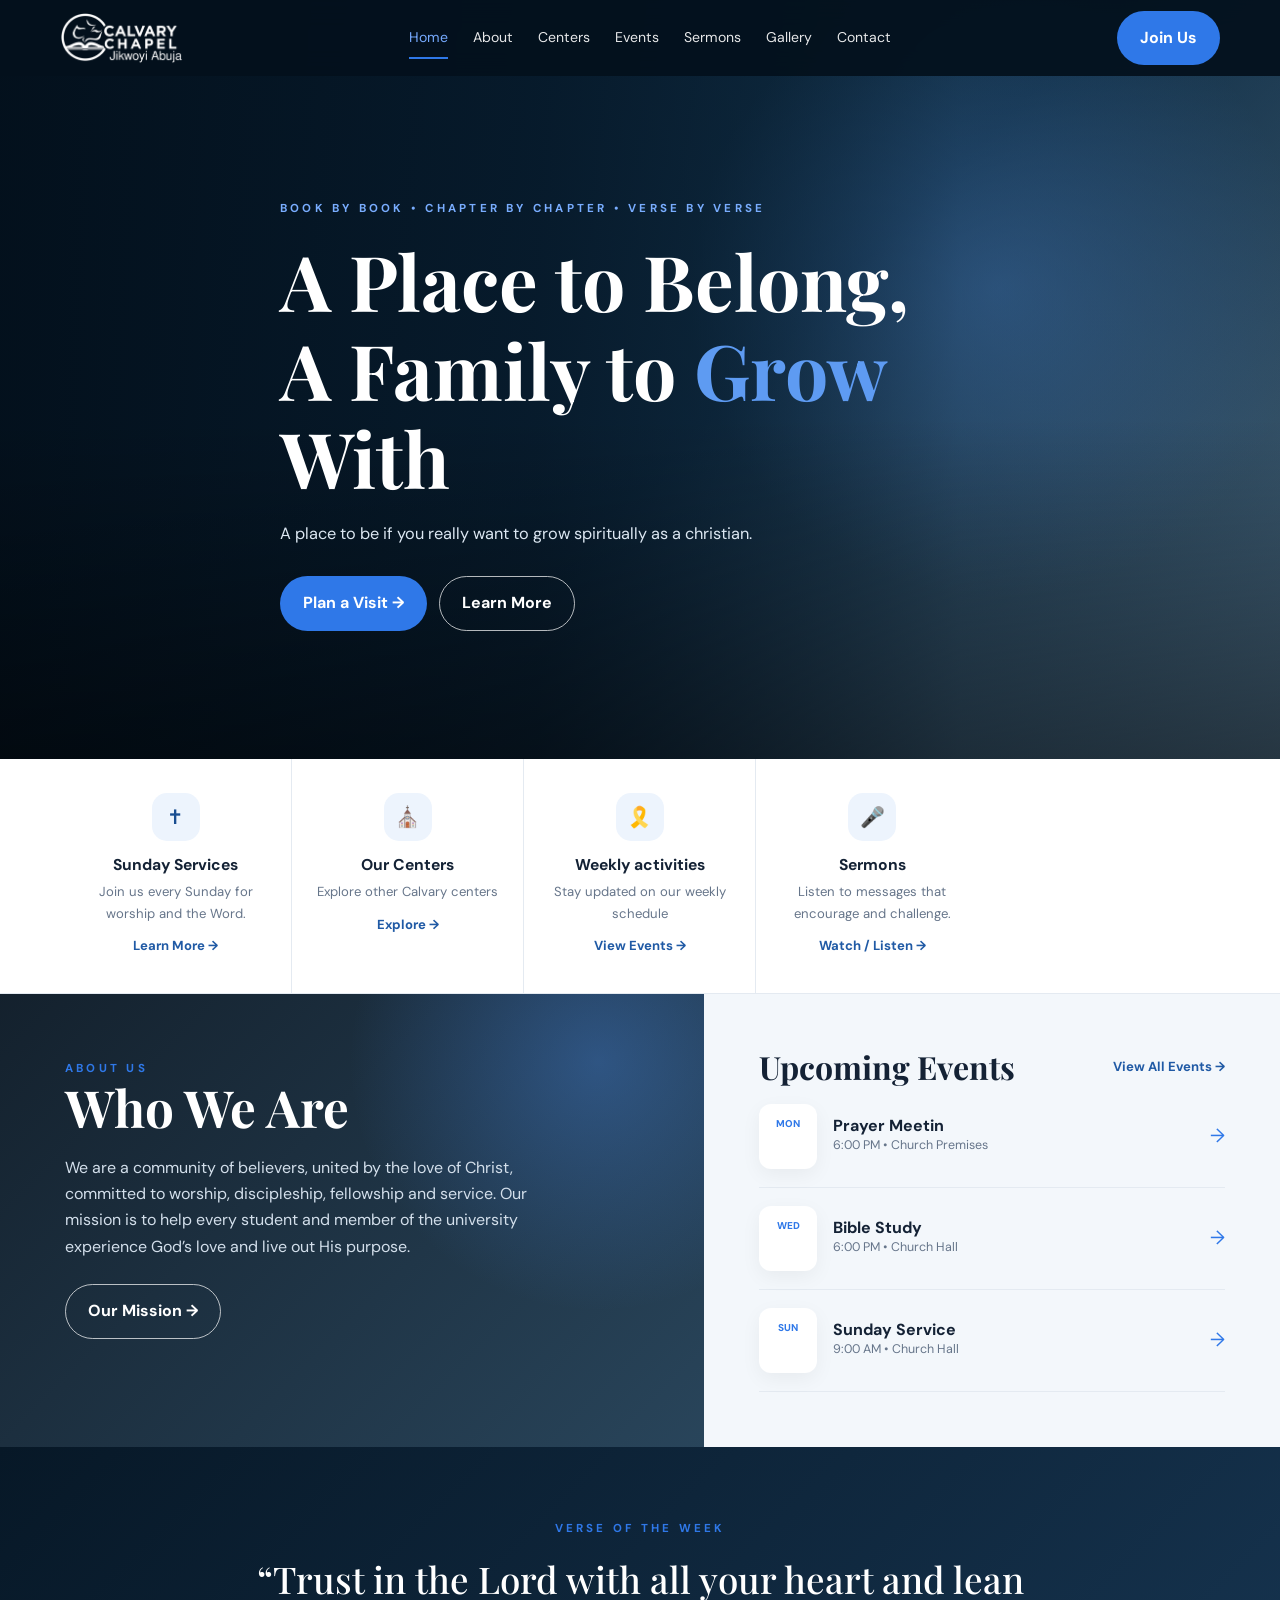
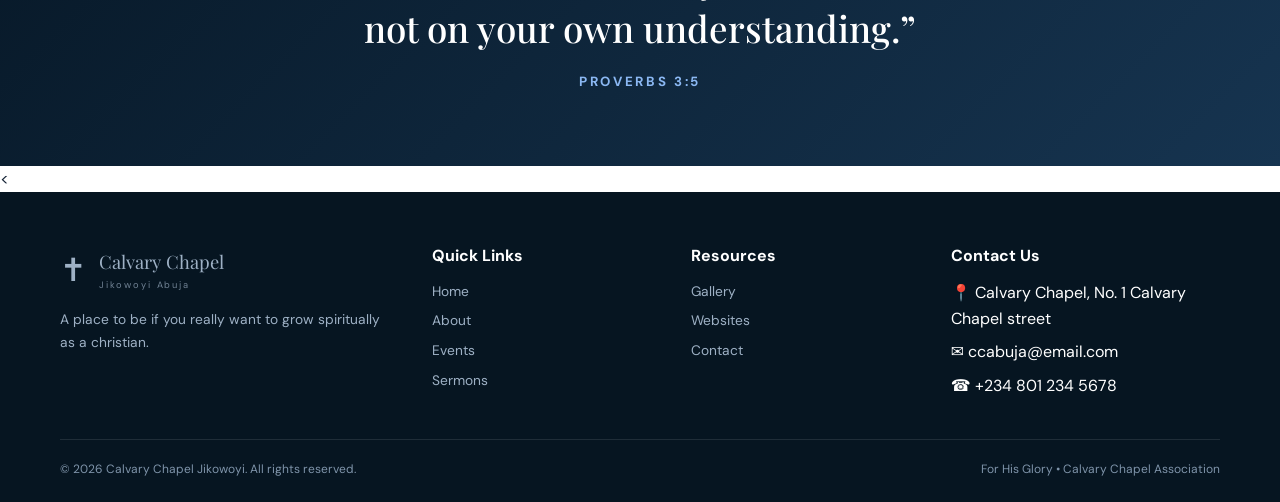
<file: index.html>
<!DOCTYPE html>
<html lang="en">
<head>
  <meta charset="UTF-8">
  <meta name="viewport" content="width=device-width, initial-scale=1.0">
  <meta name="description" content="Study the Bible book by book, chapter by chapter, verse by verse — Calvary Chapel">
  <title>Home | Calvary Chapel Jikowoyi</title>
  <link rel="preconnect" href="https://fonts.googleapis.com">
  <link rel="preconnect" href="https://fonts.gstatic.com" crossorigin>
  <link rel="stylesheet" href="https://fonts.googleapis.com/css2?family=DM+Sans:wght@400;500;600;700&family=Playfair+Display:wght@500;600;700&display=swap">
  <link rel="stylesheet" href="css/styles.css">
  <script>document.documentElement.classList.add("js")</script>
  <script src="js/script.js" defer></script>
</head>
<body>
<header class="site-header">
  <div class="container nav">
    <a class="brand" href="index.html"><img class="brand-logo" src="images/church-logo.png" alt="Calvary Chapel Jikowoyi — home"></a>
    <nav class="nav-links" id="site-nav" aria-label="Main">
      <a href="index.html" aria-current="page">Home</a>
      <a href="about.html">About</a>
      <a href="centers.html">Centers</a>
      <a href="events.html">Events</a>
      <a href="sermons.html">Sermons</a>
      <a href="gallery.html">Gallery</a>
      <a href="contact.html">Contact</a>
    </nav>
    <div class="nav-actions"><a class="btn btn-primary" href="contact.html">Join Us</a><button class="menu-toggle" type="button" aria-label="Toggle menu" aria-expanded="false" aria-controls="site-nav">☰</button></div>
  </div>
</header>

<main>
<section class="hero">
 <div class="container hero-inner reveal">
  <div class="eyebrow">Book by Book • Chapter by Chapter • Verse by Verse</div>
  <h1>A Place to Belong,<br>A Family to <span>Grow</span> With</h1>
  <p>A place to be if you really want to grow spiritually as a christian.</p>
  <div class="hero-actions"><a class="btn btn-primary" href="contact.html">Plan a Visit →</a><a class="btn btn-outline" href="about.html">Learn More</a></div>
 </div>
</section>
<section class="feature-strip"><div class="container feature-grid">
 <div class="feature"><div class="icon" aria-hidden="true">✝</div><h3>Sunday Services</h3><p>Join us every Sunday for worship and the Word.</p><a class="link" href="events.html">Learn More →</a></div>
 <div class="feature"><div class="icon" aria-hidden="true">⛪</div><h3>Our Centers</h3><p>Explore other Calvary centers</p><a class="link" href="centers.html">Explore →</a></div>
 <div class="feature"><div class="icon" aria-hidden="true">🎗️</div><h3>Weekly activities</h3><p>Stay updated on our weekly schedule</p><a class="link" href="events.html">View Events →</a></div>
 <div class="feature"><div class="icon" aria-hidden="true">🎤</div><h3>Sermons</h3><p>Listen to messages that encourage and challenge.</p><a class="link" href="sermons.html">Watch / Listen →</a></div>
</div></section>
<section class="split">
 <div class="about-card reveal"><div class="eyebrow">About Us</div><h2>Who We Are</h2><p>We are a community of believers, united by the love of Christ, committed to worship, discipleship, fellowship and service. Our mission is to help every student and member of the university experience God’s love and live out His purpose.</p><a class="btn btn-outline" href="about.html">Our Mission →</a></div>
 <div class="events-card reveal">
  <div class="events-head"><h2>Upcoming Events</h2><a class="link" href="events.html">View All Events →</a></div>
 <div class="event-row"><div class="event-date"><small>MON</small><strong></strong></div><div class="event-info"><h3>Prayer Meetin</h3><p>6:00 PM • Church Premises</p></div><span class="arrow" aria-hidden="true">→</span></div>
 <div class="event-row"><div class="event-date"><small>WED</small><strong></strong></div><div class="event-info"><h3>Bible Study </h3><p>6:00 PM • Church Hall</p></div><span class="arrow" aria-hidden="true">→</span></div>
 <div class="event-row"><div class="event-date"><small>SUN</small><strong></strong></div><div class="event-info"><h3>Sunday Service </h3><p>9:00 AM • Church Hall</p></div><span class="arrow" aria-hidden="true">→</span></div>
 </div>
</section>
<section class="quote-section"><div class="eyebrow">Verse of the Week</div><p>“Trust in the Lord with all your heart and lean not on your own understanding.”</p><small>PROVERBS 3:5</small></section>
</main>

<<footer class="footer">
  <div class="container footer-grid">
    <div>
      <a class="brand" href="index.html"><div class="brand-mark" aria-hidden="true">✝</div><div><div class="brand-title">Calvary Chapel</div><div class="brand-sub">Jikowoyi Abuja</div></div></a>
      <p class="footer-about">A place to be if you really want to grow spiritually as a christian.</p>
    </div>
    <div><h4>Quick Links</h4><div class="footer-links"><a href="index.html">Home</a><a href="about.html">About</a><a href="events.html">Events</a><a href="sermons.html">Sermons</a></div></div>
    <div><h4>Resources</h4><div class="footer-links"><a href="gallery.html">Gallery</a><a href="centers.html">Websites</a><a href="contact.html">Contact</a><a href="contact.html"></a></div></div>
    <div><h4>Contact Us</h4><div class="footer-links"><span>📍 Calvary Chapel, No. 1 Calvary Chapel street</span><span>✉ ccabuja@email.com</span><span>☎ +234 801 234 5678</span></div></div>
  </div>
  <div class="container footer-bottom"><span>© <span data-year></span> Calvary Chapel Jikowoyi. All rights reserved.</span><span>For His Glory • Calvary Chapel Association</span></div>
</footer>
<div class="notice" role="status" aria-live="polite"></div>
</body>
</html>
</file>
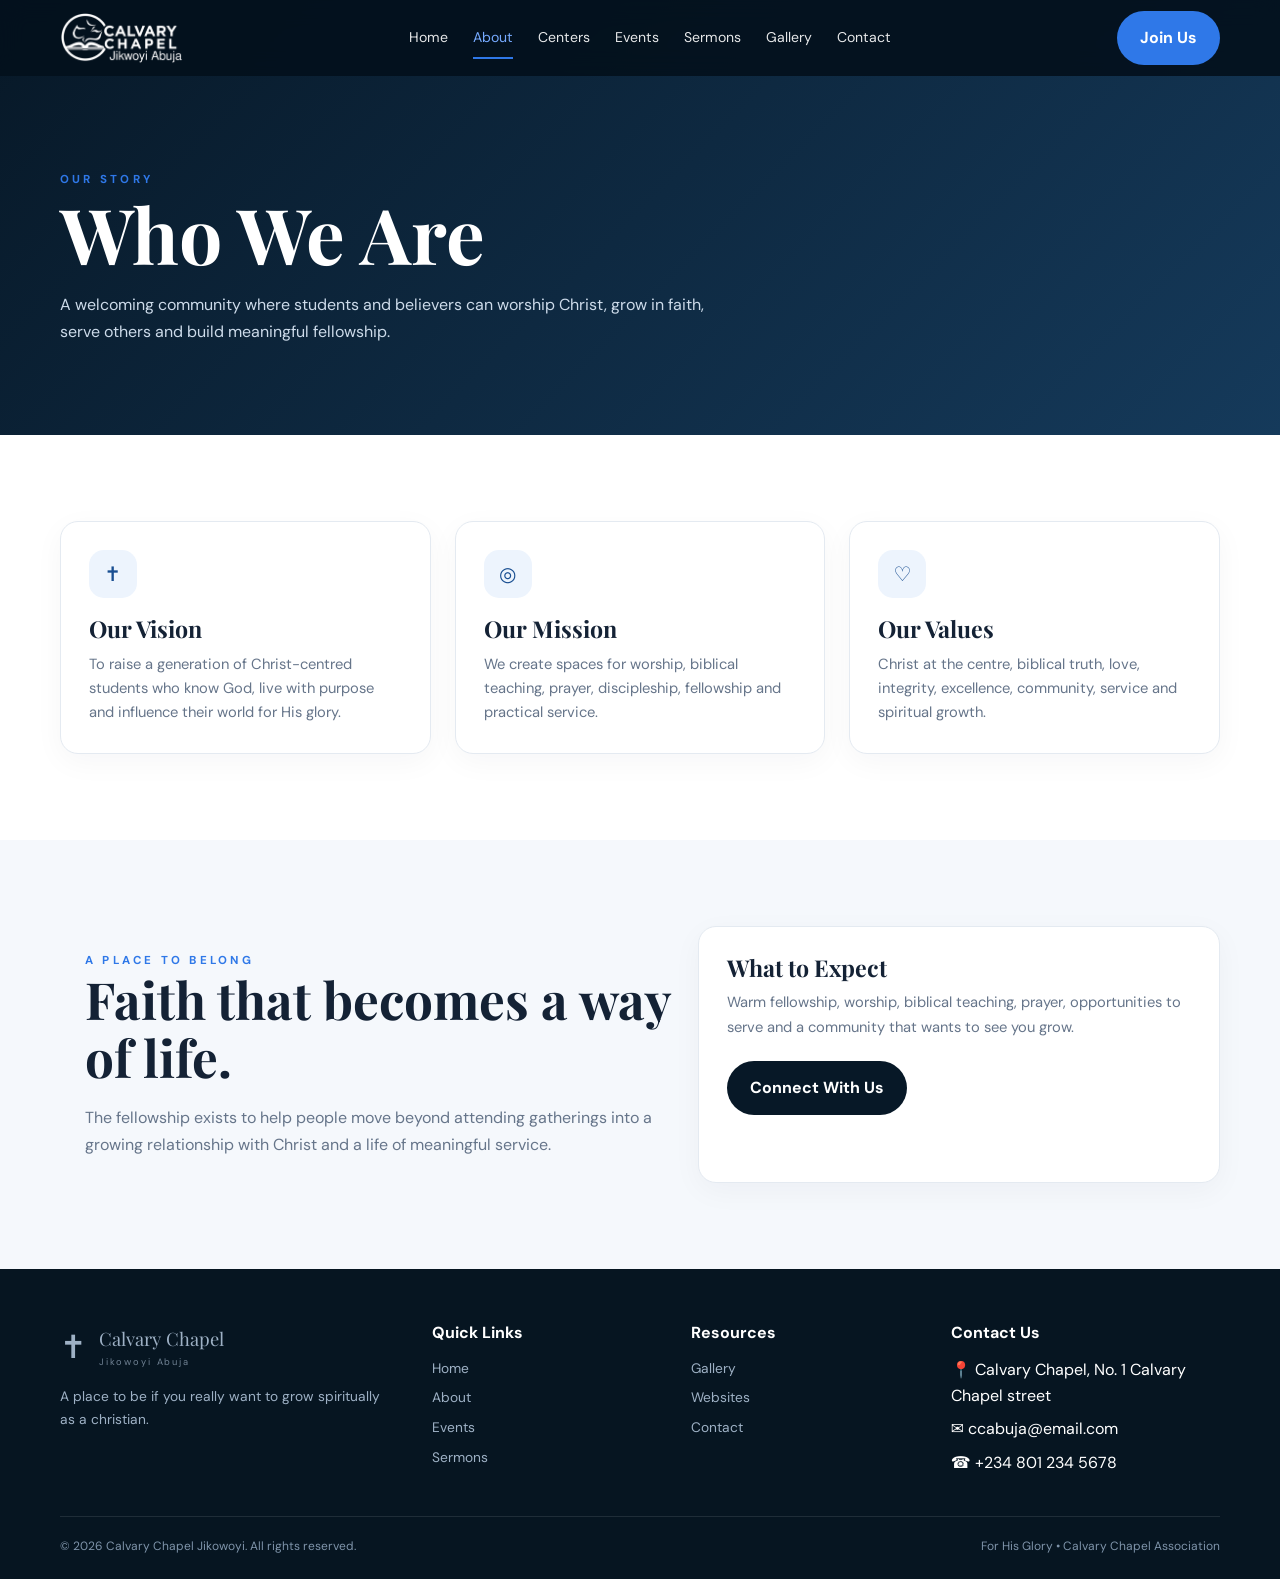
<file: about.html>
<!DOCTYPE html>
<html lang="en">
<head>
  <meta charset="UTF-8">
  <meta name="viewport" content="width=device-width, initial-scale=1.0">
  <meta name="description" content="Study the Bible book by book, chapter by chapter, verse by verse — Calvary Chapel">
  <title>Home | Calvary Chapel Jikowoyi</title>
  <link rel="preconnect" href="https://fonts.googleapis.com">
  <link rel="preconnect" href="https://fonts.gstatic.com" crossorigin>
  <link rel="stylesheet" href="https://fonts.googleapis.com/css2?family=DM+Sans:wght@400;500;600;700&family=Playfair+Display:wght@500;600;700&display=swap">
  <link rel="stylesheet" href="css/styles.css">
  <script>document.documentElement.classList.add("js")</script>
  <script src="js/script.js" defer></script>
</head>
<body>
<header class="site-header">
  <div class="container nav">
    <a class="brand" href="index.html"><img class="brand-logo" src="images/church-logo.png" alt="Calvary Chapel Jikowoyi — home"></a>
    <nav class="nav-links" id="site-nav" aria-label="Main">
      <a href="index.html">Home</a>
      <a href="about.html" aria-current="page">About</a>
      <a href="centers.html">Centers</a>
      <a href="events.html">Events</a>
      <a href="sermons.html">Sermons</a>
      <a href="gallery.html">Gallery</a>
      <a href="contact.html">Contact</a>
    </nav>
    <div class="nav-actions"><a class="btn btn-primary" href="contact.html">Join Us</a><button class="menu-toggle" type="button" aria-label="Toggle menu" aria-expanded="false" aria-controls="site-nav">☰</button></div>
  </div>
</header>

<main>
<section class="page-hero"><div class="container"><div class="eyebrow">Our Story</div><h1>Who We Are</h1><p>A welcoming community where students and believers can worship Christ, grow in faith, serve others and build meaningful fellowship.</p></div></section>
<section class="section"><div class="container cards">
 <article class="card reveal"><div class="icon" aria-hidden="true">✝</div><h3>Our Vision</h3><p>To raise a generation of Christ-centred students who know God, live with purpose and influence their world for His glory.</p></article>
 <article class="card reveal"><div class="icon" aria-hidden="true">◎</div><h3>Our Mission</h3><p>We create spaces for worship, biblical teaching, prayer, discipleship, fellowship and practical service.</p></article>
 <article class="card reveal"><div class="icon" aria-hidden="true">♡</div><h3>Our Values</h3><p>Christ at the centre, biblical truth, love, integrity, excellence, community, service and spiritual growth.</p></article>
</div></section>
<section class="section section-light"><div class="container split">
 <div class="split-text"><div class="eyebrow">A Place to Belong</div><h2>Faith that becomes a way of life.</h2><p>The fellowship exists to help people move beyond attending gatherings into a growing relationship with Christ and a life of meaningful service.</p></div>
 <div class="card"><h3>What to Expect</h3><p>Warm fellowship, worship, biblical teaching, prayer, opportunities to serve and a community that wants to see you grow.</p><a class="btn btn-dark" href="contact.html">Connect With Us</a></div>
</div></section>
</main>

<footer class="footer">
  <div class="container footer-grid">
    <div>
      <a class="brand" href="index.html"><div class="brand-mark" aria-hidden="true">✝</div><div><div class="brand-title">Calvary Chapel</div><div class="brand-sub">Jikowoyi Abuja</div></div></a>
      <p class="footer-about">A place to be if you really want to grow spiritually as a christian.</p>
    </div>
    <div><h4>Quick Links</h4><div class="footer-links"><a href="index.html">Home</a><a href="about.html">About</a><a href="events.html">Events</a><a href="sermons.html">Sermons</a></div></div>
    <div><h4>Resources</h4><div class="footer-links"><a href="gallery.html">Gallery</a><a href="centers.html">Websites</a><a href="contact.html">Contact</a><a href="contact.html"></a></div></div>
    <div><h4>Contact Us</h4><div class="footer-links"><span>📍 Calvary Chapel, No. 1 Calvary Chapel street</span><span>✉ ccabuja@email.com</span><span>☎ +234 801 234 5678</span></div></div>
  </div>
  <div class="container footer-bottom"><span>© <span data-year></span> Calvary Chapel Jikowoyi. All rights reserved.</span><span>For His Glory • Calvary Chapel Association</span></div>
</footer>
<div class="notice" role="status" aria-live="polite"></div>
</body>
</html>
</file>
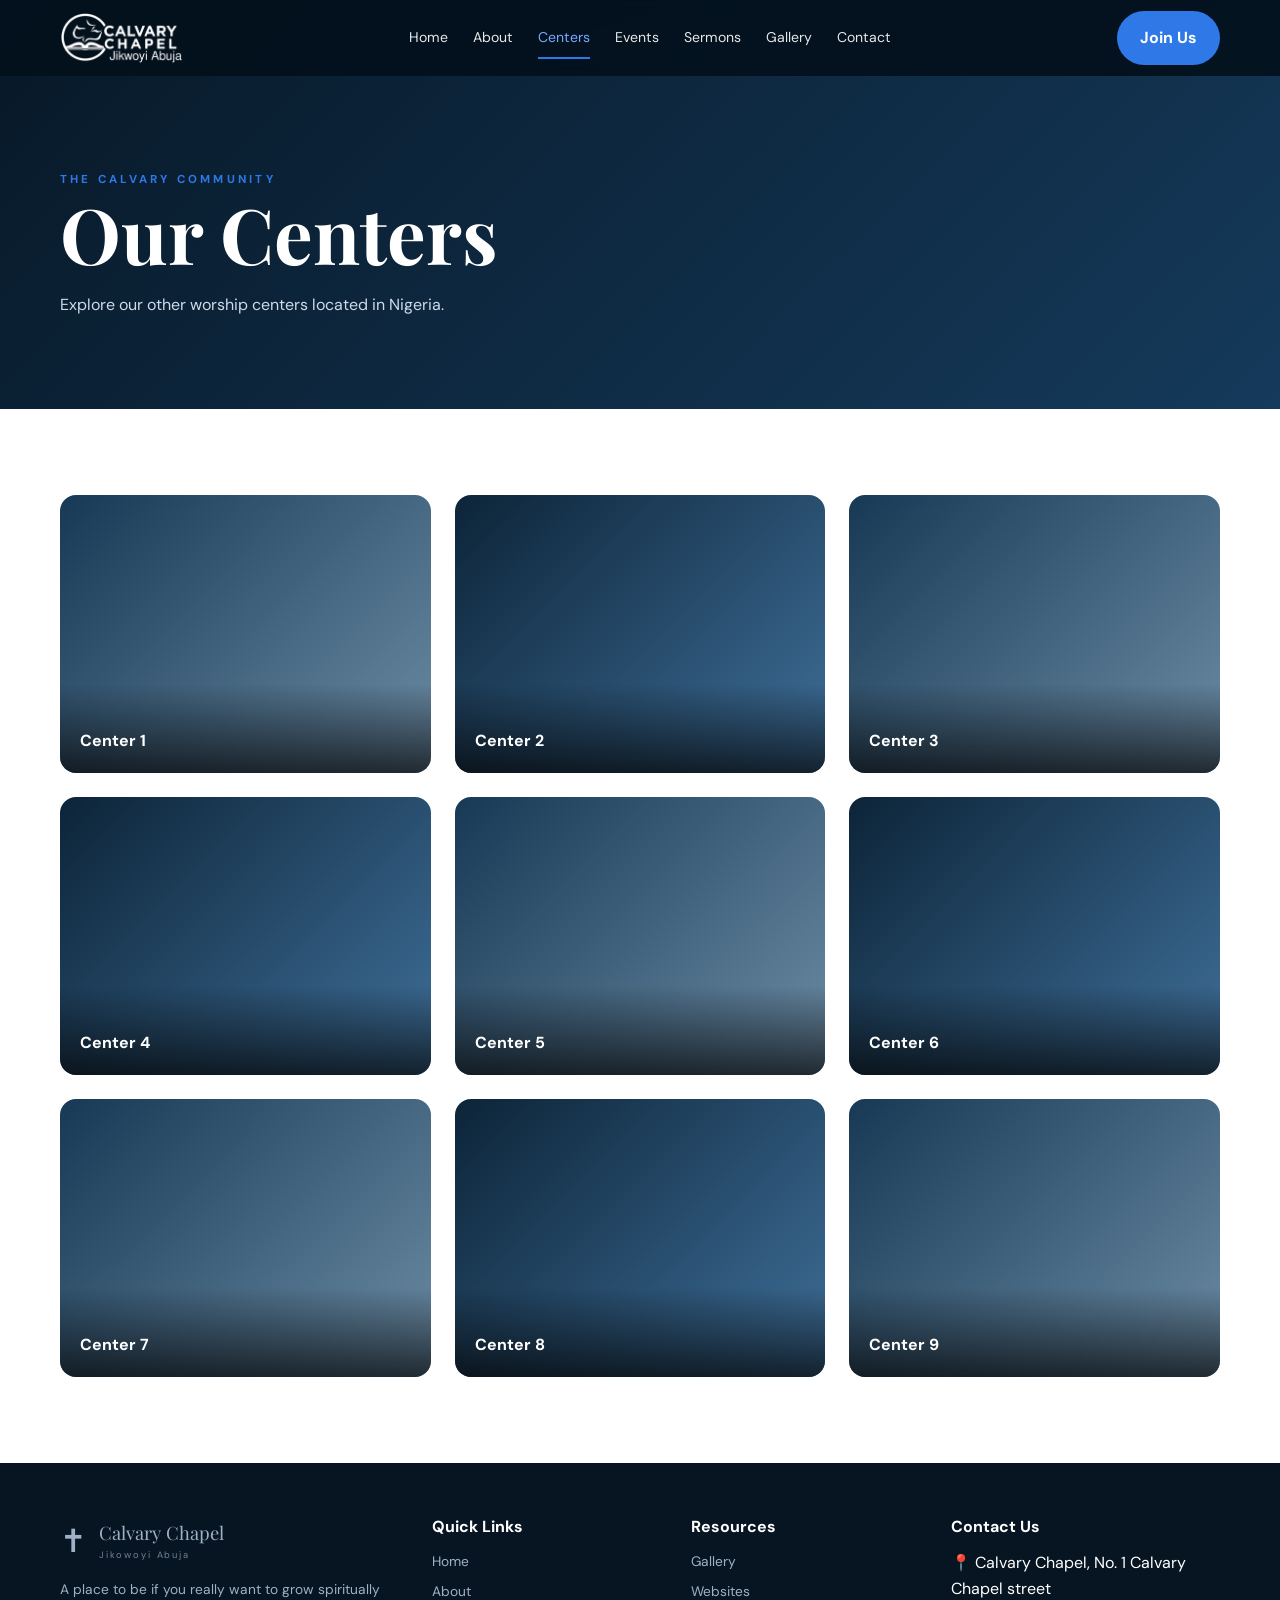
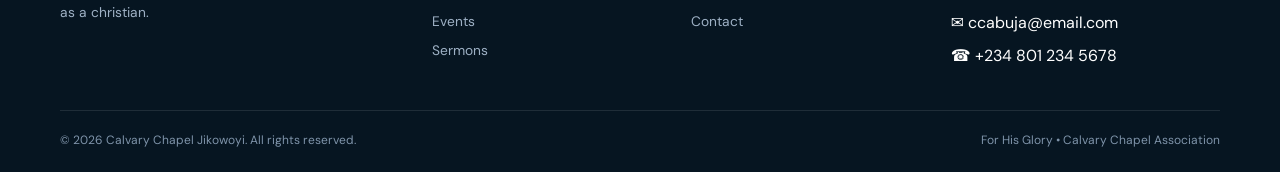
<file: centers.html>
<!DOCTYPE html>
<html lang="en">
<head>
  <meta charset="UTF-8">
  <meta name="viewport" content="width=device-width, initial-scale=1.0">
  <meta name="description" content="Study the Bible book by book, chapter by chapter, verse by verse — Calvary Chapel">
  <title>Home | Calvary Chapel Jikowoyi</title>
  <link rel="preconnect" href="https://fonts.googleapis.com">
  <link rel="preconnect" href="https://fonts.gstatic.com" crossorigin>
  <link rel="stylesheet" href="https://fonts.googleapis.com/css2?family=DM+Sans:wght@400;500;600;700&family=Playfair+Display:wght@500;600;700&display=swap">
  <link rel="stylesheet" href="css/styles.css">
  <script>document.documentElement.classList.add("js")</script>
  <script src="js/script.js" defer></script>
</head>
<body>
<header class="site-header">
  <div class="container nav">
    <a class="brand" href="index.html"><img class="brand-logo" src="images/church-logo.png" alt="Calvary Chapel Jikowoyi — home"></a>
    <nav class="nav-links" id="site-nav" aria-label="Main">
      <a href="index.html">Home</a>
      <a href="about.html">About</a>
      <a href="centers.html" aria-current="page">Centers</a>
      <a href="events.html">Events</a>
      <a href="sermons.html">Sermons</a>
      <a href="gallery.html">Gallery</a>
      <a href="contact.html">Contact</a>
    </nav>
    <div class="nav-actions"><a class="btn btn-primary" href="contact.html">Join Us</a><button class="menu-toggle" type="button" aria-label="Toggle menu" aria-expanded="false" aria-controls="site-nav">☰</button></div>
  </div>
</header>

<main>
<section class="page-hero"><div class="container"><div class="eyebrow">The Calvary Community</div><h1>Our Centers</h1><p>Explore our other worship centers located in Nigeria.</p></div></section>
<section class="section"><div class="container"><div class="gallery-grid">
 <div class="gallery-item reveal" data-title="Center 1" role="img" aria-label="Center 1"></div>
 <div class="gallery-item reveal" data-title="Center 2" role="img" aria-label="Center 2"></div>
 <div class="gallery-item reveal" data-title="Center 3" role="img" aria-label="Center 3"></div>
 <div class="gallery-item reveal" data-title="Center 4" role="img" aria-label="Center 4"></div>
 <div class="gallery-item reveal" data-title="Center 5" role="img" aria-label="Center 5"></div>
 <div class="gallery-item reveal" data-title="Center 6" role="img" aria-label="Center 6"></div>
 <div class="gallery-item reveal" data-title="Center 7" role="img" aria-label="Center 7"></div>
 <div class="gallery-item reveal" data-title="Center 8" role="img" aria-label="Center 8"></div>
 <div class="gallery-item reveal" data-title="Center 9" role="img" aria-label="Center 9"></div>
</div></div></section>
</main>

<footer class="footer">
  <div class="container footer-grid">
    <div>
      <a class="brand" href="index.html"><div class="brand-mark" aria-hidden="true">✝</div><div><div class="brand-title">Calvary Chapel</div><div class="brand-sub">Jikowoyi Abuja</div></div></a>
      <p class="footer-about">A place to be if you really want to grow spiritually as a christian.</p>
    </div>
    <div><h4>Quick Links</h4><div class="footer-links"><a href="index.html">Home</a><a href="about.html">About</a><a href="events.html">Events</a><a href="sermons.html">Sermons</a></div></div>
    <div><h4>Resources</h4><div class="footer-links"><a href="gallery.html">Gallery</a><a href="centers.html">Websites</a><a href="contact.html">Contact</a><a href="contact.html"></a></div></div>
    <div><h4>Contact Us</h4><div class="footer-links"><span>📍 Calvary Chapel, No. 1 Calvary Chapel street</span><span>✉ ccabuja@email.com</span><span>☎ +234 801 234 5678</span></div></div>
  </div>
  <div class="container footer-bottom"><span>© <span data-year></span> Calvary Chapel Jikowoyi. All rights reserved.</span><span>For His Glory • Calvary Chapel Association</span></div>
</footer>
<div class="notice" role="status" aria-live="polite"></div>
</body>
</html>
</file>
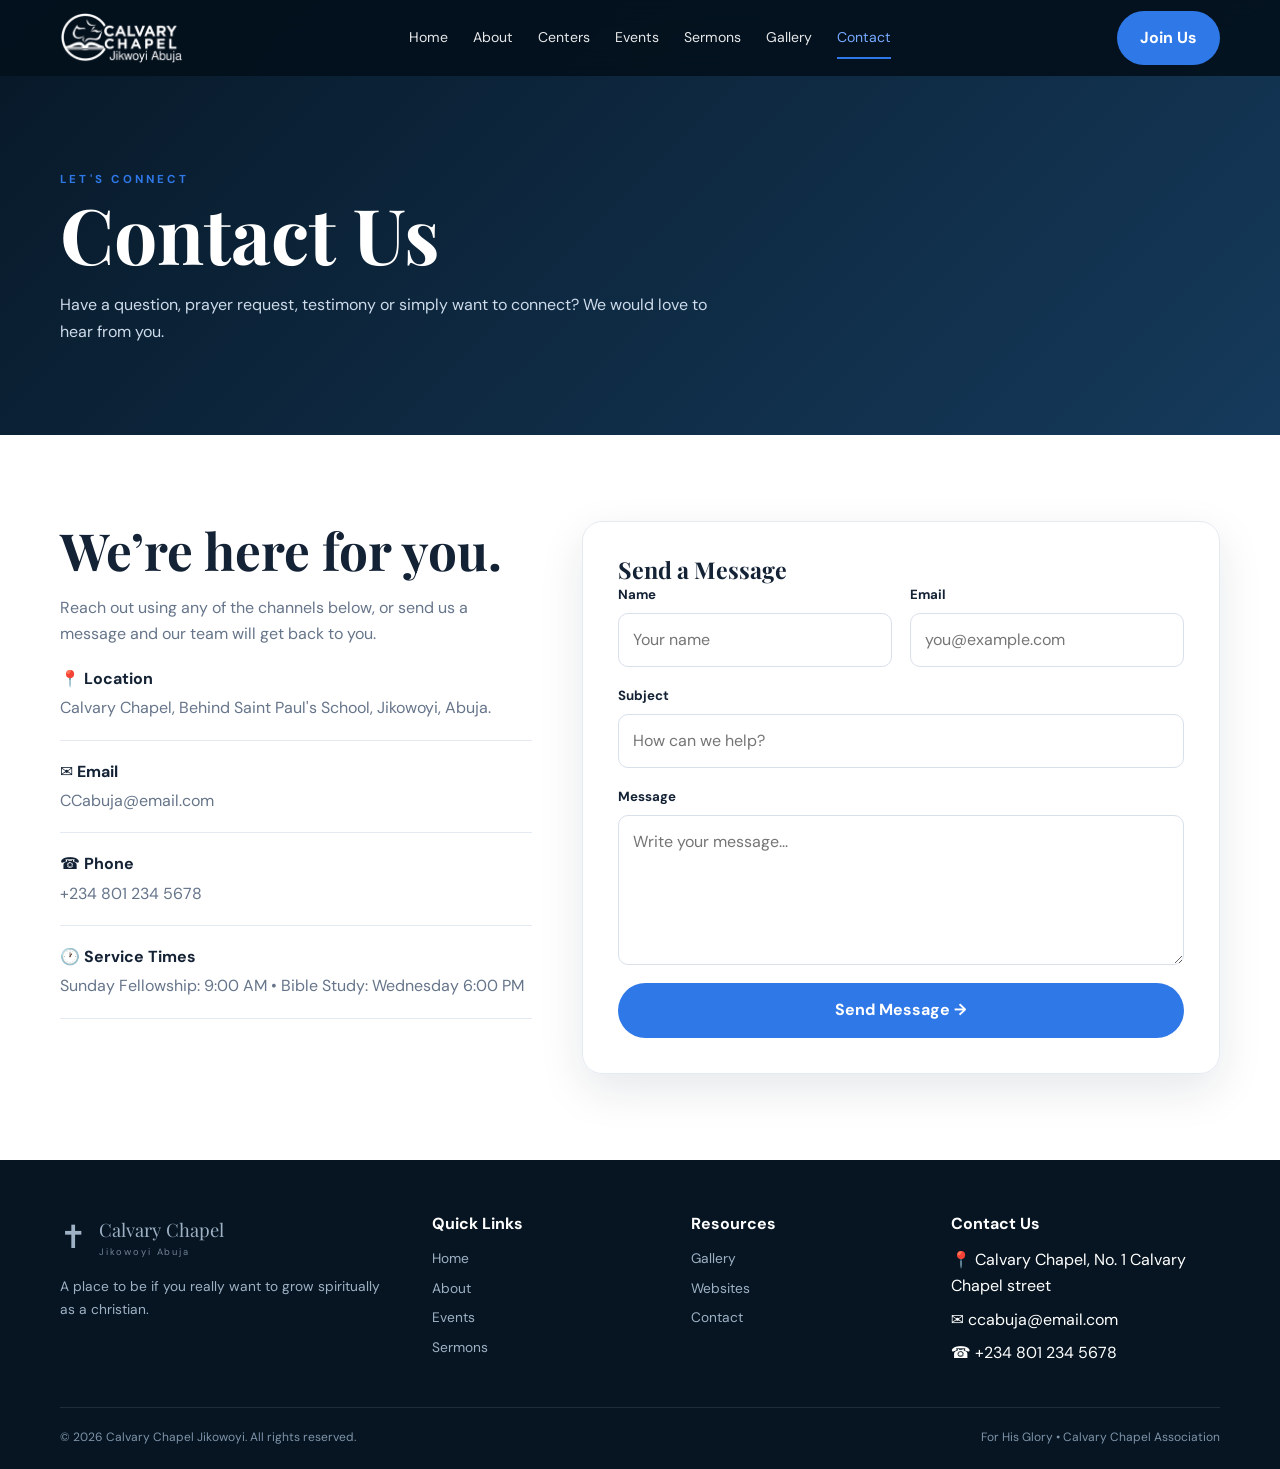
<file: contact.html>
<!DOCTYPE html>
<html lang="en">
<head>
  <meta charset="UTF-8">
  <meta name="viewport" content="width=device-width, initial-scale=1.0">
  <meta name="description" content="Study the Bible book by book, chapter by chapter, verse by verse — Calvary Chapel">
  <title>Home | Calvary Chapel Jikowoyi</title>
  <link rel="preconnect" href="https://fonts.googleapis.com">
  <link rel="preconnect" href="https://fonts.gstatic.com" crossorigin>
  <link rel="stylesheet" href="https://fonts.googleapis.com/css2?family=DM+Sans:wght@400;500;600;700&family=Playfair+Display:wght@500;600;700&display=swap">
  <link rel="stylesheet" href="css/styles.css">
  <script>document.documentElement.classList.add("js")</script>
  <script src="js/script.js" defer></script>
</head>
<body>
<header class="site-header">
  <div class="container nav">
    <a class="brand" href="index.html"><img class="brand-logo" src="images/church-logo.png" alt="Calvary Chapel Jikowoyi — home"></a>
    <nav class="nav-links" id="site-nav" aria-label="Main">
      <a href="index.html">Home</a>
      <a href="about.html">About</a>
      <a href="centers.html">Centers</a>
      <a href="events.html">Events</a>
      <a href="sermons.html">Sermons</a>
      <a href="gallery.html">Gallery</a>
      <a href="contact.html" aria-current="page">Contact</a>
    </nav>
    <div class="nav-actions"><a class="btn btn-primary" href="contact.html">Join Us</a><button class="menu-toggle" type="button" aria-label="Toggle menu" aria-expanded="false" aria-controls="site-nav">☰</button></div>
  </div>
</header>

<main>
<section class="page-hero"><div class="container"><div class="eyebrow">Let's Connect</div><h1>Contact Us</h1><p>Have a question, prayer request, testimony or simply want to connect? We would love to hear from you.</p></div></section>
<section class="section"><div class="container contact-grid">
 <div class="contact-info">
  <h2>We’re here for you.</h2><p>Reach out using any of the channels below, or send us a message and our team will get back to you.</p>
  <div class="item"><strong>📍 Location</strong><p>Calvary Chapel, Behind Saint Paul's School, Jikowoyi, Abuja.</p></div>
  <div class="item"><strong>✉ Email</strong><p>CCabuja@email.com</p></div>
  <div class="item"><strong>☎ Phone</strong><p>+234 801 234 5678</p></div>
  <div class="item"><strong>🕐 Service Times</strong><p>Sunday Fellowship: 9:00 AM • Bible Study: Wednesday 6:00 PM</p></div>
 </div>
 <form class="form" data-demo-form>
  <h3>Send a Message</h3>
  <div class="form-grid">
   <div class="field"><label for="name">Name</label><input id="name" name="name" required type="text" autocomplete="name" placeholder="Your name"></div>
   <div class="field"><label for="email">Email</label><input id="email" name="email" required type="email" autocomplete="email" placeholder="you@example.com"></div>
   <div class="field full"><label for="subject">Subject</label><input id="subject" name="subject" required type="text" placeholder="How can we help?"></div>
   <div class="field full"><label for="message">Message</label><textarea id="message" name="message" required placeholder="Write your message..."></textarea></div>
   <div class="field full"><button class="btn btn-primary" type="submit">Send Message →</button></div>
  </div>
 </form>
</div></section>
</main>

<footer class="footer">
  <div class="container footer-grid">
    <div>
      <a class="brand" href="index.html"><div class="brand-mark" aria-hidden="true">✝</div><div><div class="brand-title">Calvary Chapel</div><div class="brand-sub">Jikowoyi Abuja</div></div></a>
      <p class="footer-about">A place to be if you really want to grow spiritually as a christian.</p>
    </div>
    <div><h4>Quick Links</h4><div class="footer-links"><a href="index.html">Home</a><a href="about.html">About</a><a href="events.html">Events</a><a href="sermons.html">Sermons</a></div></div>
    <div><h4>Resources</h4><div class="footer-links"><a href="gallery.html">Gallery</a><a href="centers.html">Websites</a><a href="contact.html">Contact</a><a href="contact.html"></a></div></div>
    <div><h4>Contact Us</h4><div class="footer-links"><span>📍 Calvary Chapel, No. 1 Calvary Chapel street</span><span>✉ ccabuja@email.com</span><span>☎ +234 801 234 5678</span></div></div>
  </div>
  <div class="container footer-bottom"><span>© <span data-year></span> Calvary Chapel Jikowoyi. All rights reserved.</span><span>For His Glory • Calvary Chapel Association</span></div>
</footer>
<div class="notice" role="status" aria-live="polite"></div>
</body>
</html>
</file>
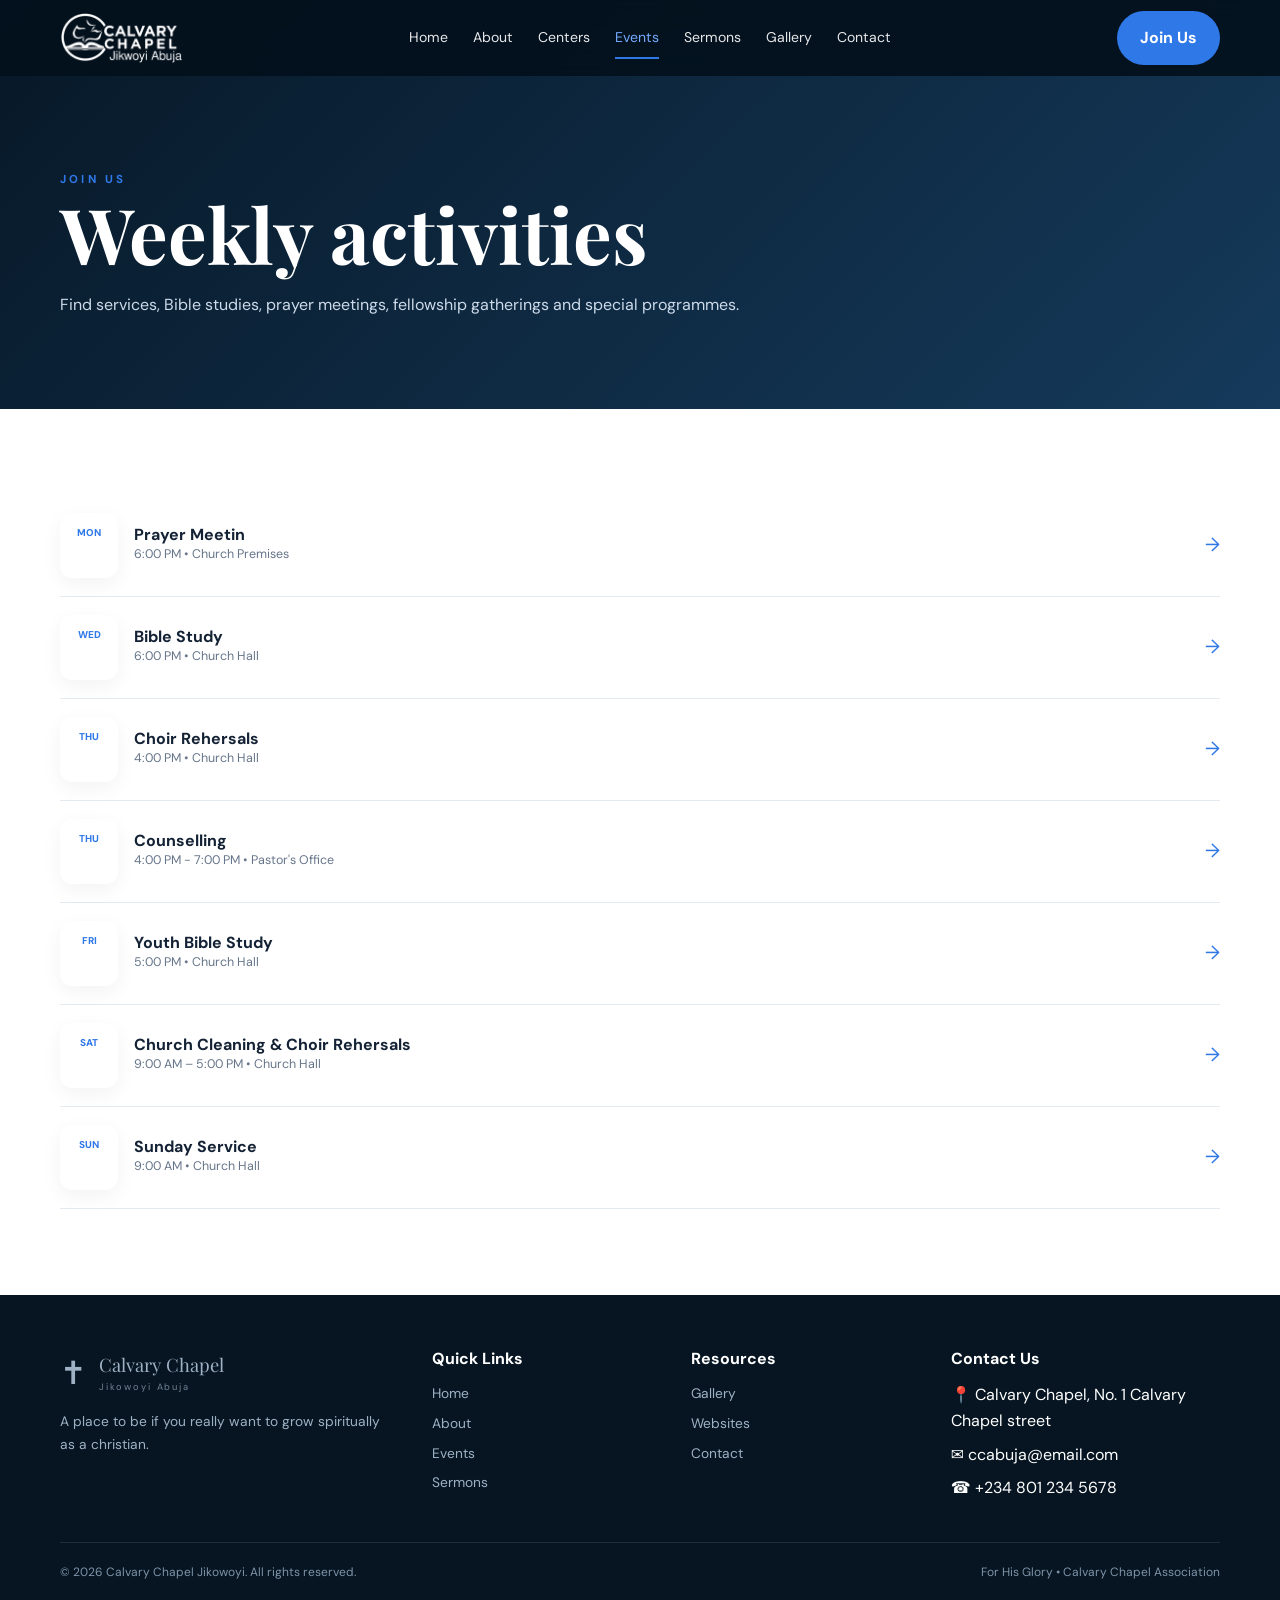
<file: events.html>
<!DOCTYPE html>
<html lang="en">
<head>
  <meta charset="UTF-8">
  <meta name="viewport" content="width=device-width, initial-scale=1.0">
  <meta name="description" content="Study the Bible book by book, chapter by chapter, verse by verse — Calvary Chapel">
  <title>Home | Calvary Chapel Jikowoyi</title>
  <link rel="preconnect" href="https://fonts.googleapis.com">
  <link rel="preconnect" href="https://fonts.gstatic.com" crossorigin>
  <link rel="stylesheet" href="https://fonts.googleapis.com/css2?family=DM+Sans:wght@400;500;600;700&family=Playfair+Display:wght@500;600;700&display=swap">
  <link rel="stylesheet" href="css/styles.css">
  <script>document.documentElement.classList.add("js")</script>
  <script src="js/script.js" defer></script>
</head>
<body>
<header class="site-header">
  <div class="container nav">
    <a class="brand" href="index.html"><img class="brand-logo" src="images/church-logo.png" alt="Calvary Chapel Jikowoyi — home"></a>
    <nav class="nav-links" id="site-nav" aria-label="Main">
      <a href="index.html">Home</a>
      <a href="about.html">About</a>
      <a href="centers.html">Centers</a>
      <a href="events.html" aria-current="page">Events</a>
      <a href="sermons.html">Sermons</a>
      <a href="gallery.html">Gallery</a>
      <a href="contact.html">Contact</a>
    </nav>
    <div class="nav-actions"><a class="btn btn-primary" href="contact.html">Join Us</a><button class="menu-toggle" type="button" aria-label="Toggle menu" aria-expanded="false" aria-controls="site-nav">☰</button></div>
  </div>
</header>

<main>
<section class="page-hero"><div class="container"><div class="eyebrow">Join Us</div><h1>Weekly activities</h1><p>Find services, Bible studies, prayer meetings, fellowship gatherings and special programmes.</p></div></section>
<section class="section"><div class="container">
 <div class="event-row"><div class="event-date"><small>MON</small><strong></strong></div><div class="event-info"><h3>Prayer Meetin</h3><p>6:00 PM • Church Premises</p></div><span class="arrow" aria-hidden="true">→</span></div>
 <div class="event-row"><div class="event-date"><small>WED</small><strong></strong></div><div class="event-info"><h3>Bible Study </h3><p>6:00 PM • Church Hall</p></div><span class="arrow" aria-hidden="true">→</span></div>
 <div class="event-row"><div class="event-date"><small>THU</small><strong></strong></div><div class="event-info"><h3>Choir Rehersals</h3><p>4:00 PM • Church Hall</p></div><span class="arrow" aria-hidden="true">→</span></div>
  <div class="event-row"><div class="event-date"><small>THU</small><strong></strong></div><div class="event-info"><h3>Counselling</h3><p>4:00 PM - 7:00 PM • Pastor's Office</p></div><span class="arrow" aria-hidden="true">→</span></div>
 <div class="event-row"><div class="event-date"><small>FRI</small><strong></strong></div><div class="event-info"><h3>Youth Bible Study</h3><p>5:00 PM • Church Hall</p></div><span class="arrow" aria-hidden="true">→</span></div>
 <div class="event-row"><div class="event-date"><small>SAT</small><strong></strong></div><div class="event-info"><h3>Church Cleaning &amp; Choir Rehersals</h3><p>9:00 AM – 5:00 PM • Church Hall</p></div><span class="arrow" aria-hidden="true">→</span></div>
  <div class="event-row"><div class="event-date"><small>SUN</small><strong></strong></div><div class="event-info"><h3>Sunday Service </h3><p>9:00 AM • Church Hall</p></div><span class="arrow" aria-hidden="true">→</span></div>
</div></section>
</main>

<footer class="footer">
  <div class="container footer-grid">
    <div>
      <a class="brand" href="index.html"><div class="brand-mark" aria-hidden="true">✝</div><div><div class="brand-title">Calvary Chapel</div><div class="brand-sub">Jikowoyi Abuja</div></div></a>
      <p class="footer-about">A place to be if you really want to grow spiritually as a christian.</p>
    </div>
    <div><h4>Quick Links</h4><div class="footer-links"><a href="index.html">Home</a><a href="about.html">About</a><a href="events.html">Events</a><a href="sermons.html">Sermons</a></div></div>
    <div><h4>Resources</h4><div class="footer-links"><a href="gallery.html">Gallery</a><a href="centers.html">Websites</a><a href="contact.html">Contact</a><a href="contact.html"></a></div></div>
    <div><h4>Contact Us</h4><div class="footer-links"><span>📍 Calvary Chapel, No. 1 Calvary Chapel street</span><span>✉ ccabuja@email.com</span><span>☎ +234 801 234 5678</span></div></div>
  </div>
  <div class="container footer-bottom"><span>© <span data-year></span> Calvary Chapel Jikowoyi. All rights reserved.</span><span>For His Glory • Calvary Chapel Association</span></div>
</footer>
<div class="notice" role="status" aria-live="polite"></div>
</body>
</html>
</file>
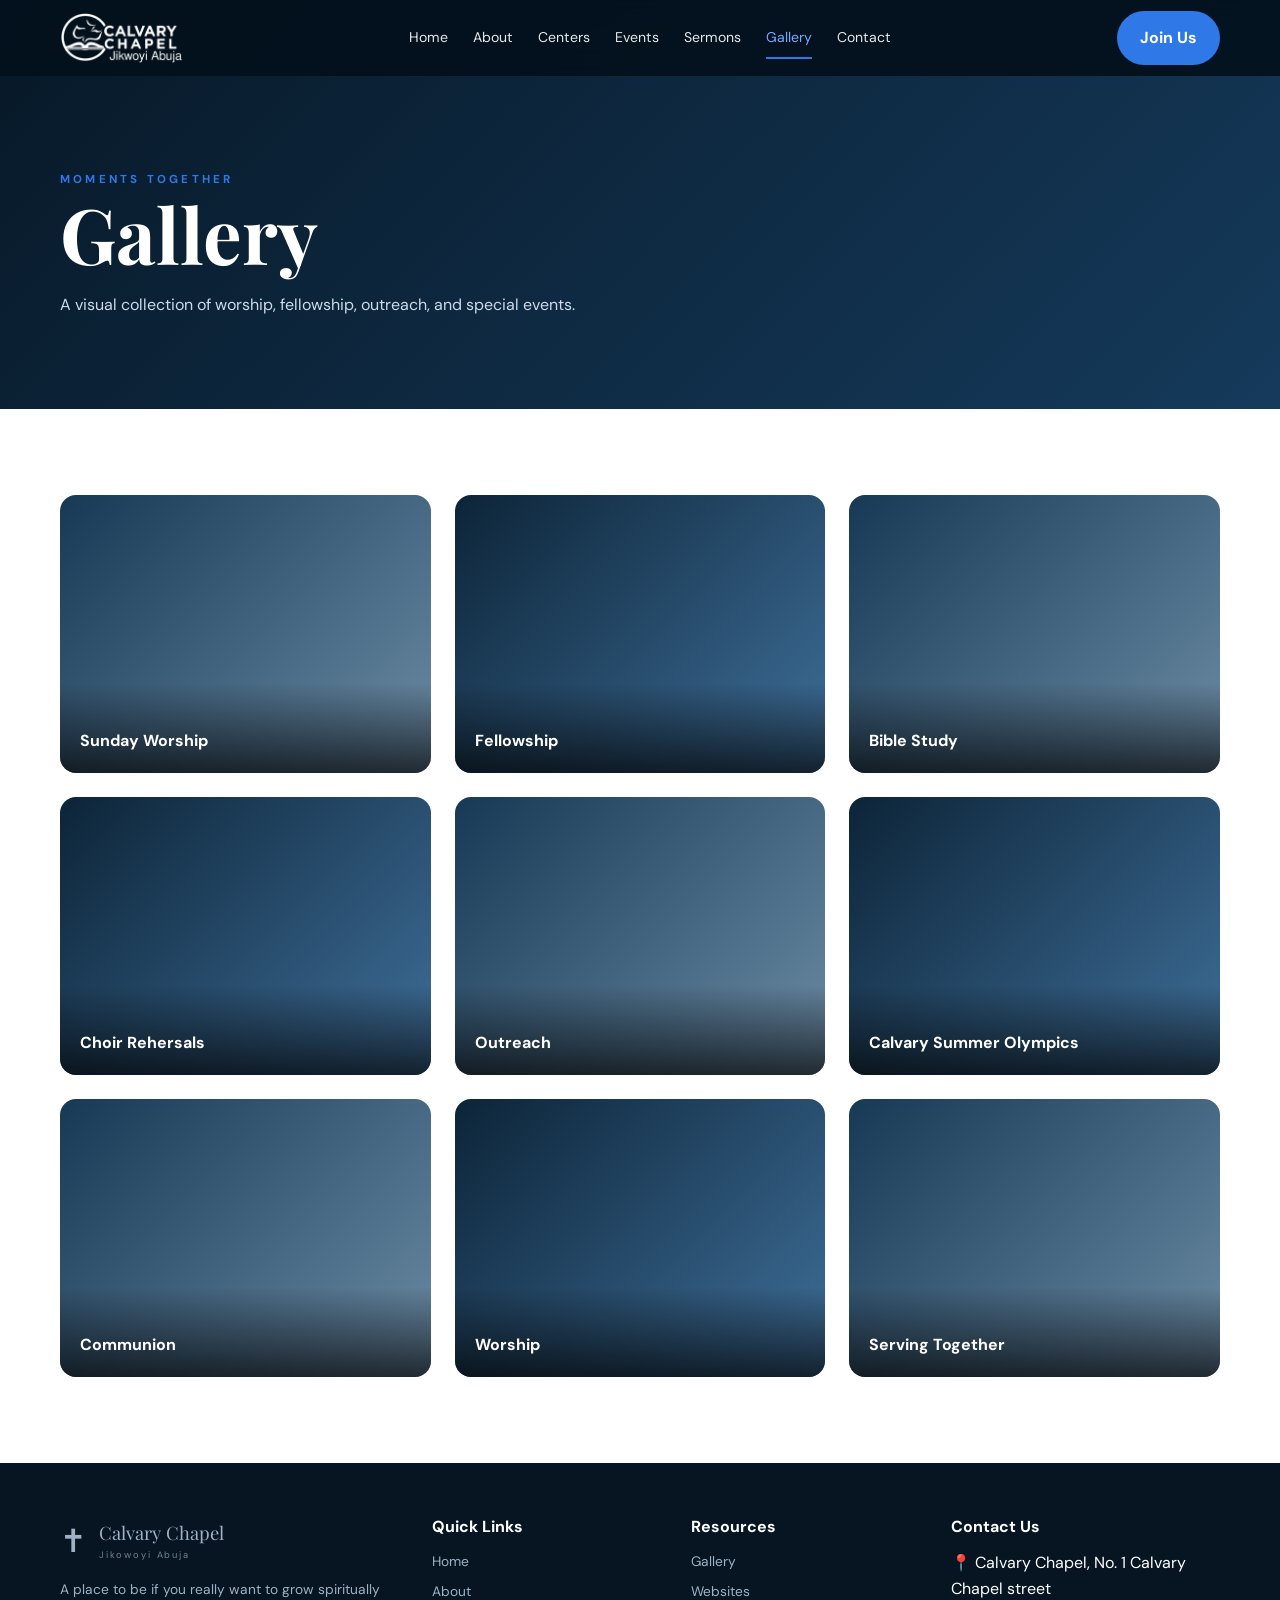
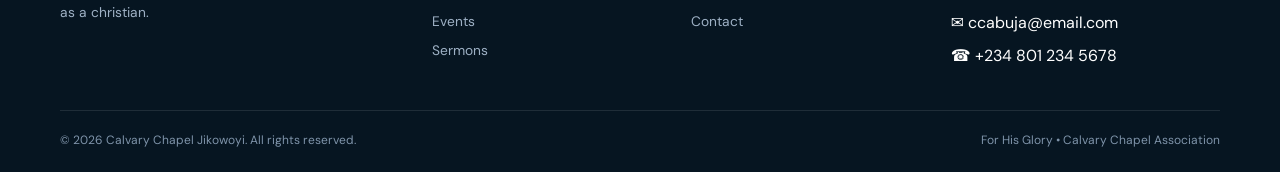
<file: gallery.html>
<!DOCTYPE html>
<html lang="en">
<head>
  <meta charset="UTF-8">
  <meta name="viewport" content="width=device-width, initial-scale=1.0">
  <meta name="description" content="Study the Bible book by book, chapter by chapter, verse by verse — Calvary Chapel">
  <title>Home | Calvary Chapel Jikowoyi</title>
  <link rel="preconnect" href="https://fonts.googleapis.com">
  <link rel="preconnect" href="https://fonts.gstatic.com" crossorigin>
  <link rel="stylesheet" href="https://fonts.googleapis.com/css2?family=DM+Sans:wght@400;500;600;700&family=Playfair+Display:wght@500;600;700&display=swap">
  <link rel="stylesheet" href="css/styles.css">
  <script>document.documentElement.classList.add("js")</script>
  <script src="js/script.js" defer></script>
</head>
<body>
<header class="site-header">
  <div class="container nav">
    <a class="brand" href="index.html"><img class="brand-logo" src="images/church-logo.png" alt="Calvary Chapel Jikowoyi — home"></a>
    <nav class="nav-links" id="site-nav" aria-label="Main">
      <a href="index.html">Home</a>
      <a href="about.html">About</a>
      <a href="centers.html">Centers</a>
      <a href="events.html">Events</a>
      <a href="sermons.html">Sermons</a>
      <a href="gallery.html" aria-current="page">Gallery</a>
      <a href="contact.html">Contact</a>
    </nav>
    <div class="nav-actions"><a class="btn btn-primary" href="contact.html">Join Us</a><button class="menu-toggle" type="button" aria-label="Toggle menu" aria-expanded="false" aria-controls="site-nav">☰</button></div>
  </div>
</header>

<main>
<section class="page-hero"><div class="container"><div class="eyebrow">Moments Together</div><h1>Gallery</h1><p>A visual collection of worship, fellowship, outreach, and special events.</p></div></section>
<section class="section"><div class="container"><div class="gallery-grid">
 <div class="gallery-item reveal" data-title="Sunday Worship" role="img" aria-label="Sunday Worship"></div>
 <div class="gallery-item reveal" data-title="Fellowship" role="img" aria-label="Fellowship"></div>
 <div class="gallery-item reveal" data-title="Bible Study" role="img" aria-label="Bible Study"></div>
 <div class="gallery-item reveal" data-title="Choir Rehersals" role="img" aria-label="Choir Rehersals"></div>
 <div class="gallery-item reveal" data-title="Outreach" role="img" aria-label="Outreach"></div>
 <div class="gallery-item reveal" data-title="Calvary Summer Olympics" role="img" aria-label="Calvary Summer Olympics"></div>
 <div class="gallery-item reveal" data-title="Communion" role="img" aria-label="Communion"></div>
 <div class="gallery-item reveal" data-title="Worship" role="img" aria-label="Worship"></div>
 <div class="gallery-item reveal" data-title="Serving Together" role="img" aria-label="Serving Together"></div>
</div></div></section>
</main>

<footer class="footer">
  <div class="container footer-grid">
    <div>
      <a class="brand" href="index.html"><div class="brand-mark" aria-hidden="true">✝</div><div><div class="brand-title">Calvary Chapel</div><div class="brand-sub">Jikowoyi Abuja</div></div></a>
      <p class="footer-about">A place to be if you really want to grow spiritually as a christian.</p>
    </div>
    <div><h4>Quick Links</h4><div class="footer-links"><a href="index.html">Home</a><a href="about.html">About</a><a href="events.html">Events</a><a href="sermons.html">Sermons</a></div></div>
    <div><h4>Resources</h4><div class="footer-links"><a href="gallery.html">Gallery</a><a href="centers.html">Websites</a><a href="contact.html">Contact</a><a href="contact.html"></a></div></div>
    <div><h4>Contact Us</h4><div class="footer-links"><span>📍 Calvary Chapel, No. 1 Calvary Chapel street</span><span>✉ ccabuja@email.com</span><span>☎ +234 801 234 5678</span></div></div>
  </div>
  <div class="container footer-bottom"><span>© <span data-year></span> Calvary Chapel Jikowoyi. All rights reserved.</span><span>For His Glory • Calvary Chapel Association</span></div>
</footer>
<div class="notice" role="status" aria-live="polite"></div>
</body>
</html>
</file>
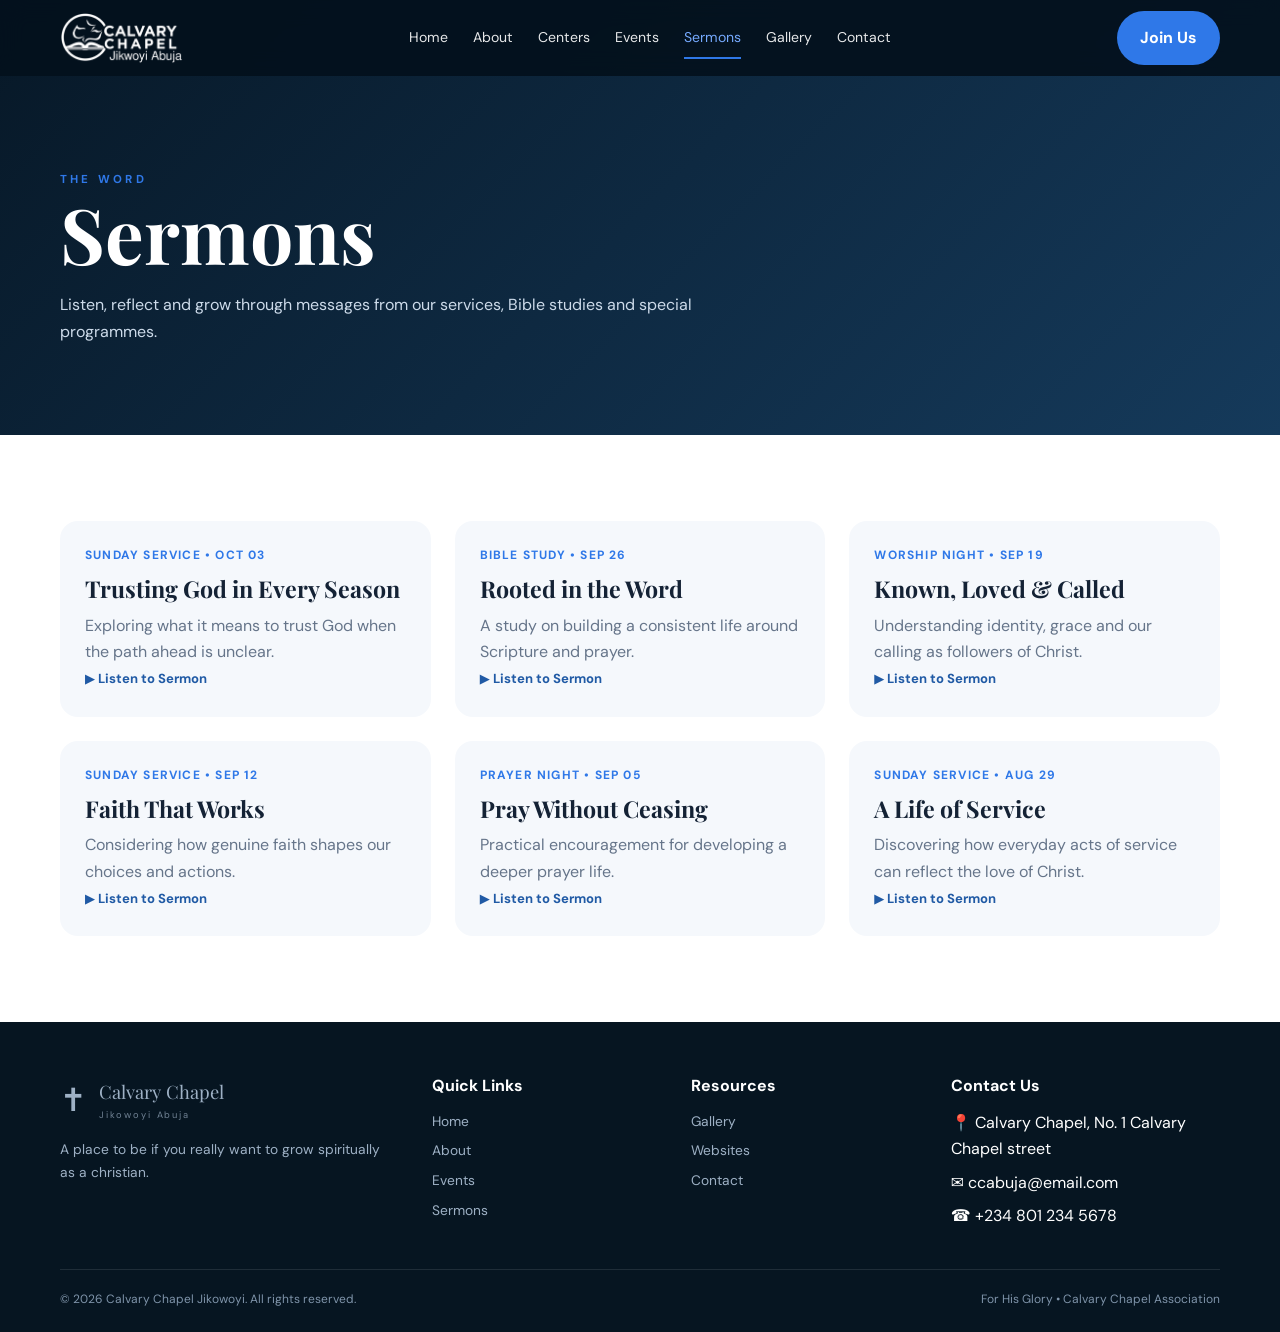
<file: sermons.html>
<!DOCTYPE html>
<html lang="en">
<head>
  <meta charset="UTF-8">
  <meta name="viewport" content="width=device-width, initial-scale=1.0">
  <meta name="description" content="Study the Bible book by book, chapter by chapter, verse by verse — Calvary Chapel">
  <title>Home | Calvary Chapel Jikowoyi</title>
  <link rel="preconnect" href="https://fonts.googleapis.com">
  <link rel="preconnect" href="https://fonts.gstatic.com" crossorigin>
  <link rel="stylesheet" href="https://fonts.googleapis.com/css2?family=DM+Sans:wght@400;500;600;700&family=Playfair+Display:wght@500;600;700&display=swap">
  <link rel="stylesheet" href="css/styles.css">
  <script>document.documentElement.classList.add("js")</script>
  <script src="js/script.js" defer></script>
</head>
<body>
<header class="site-header">
  <div class="container nav">
    <a class="brand" href="index.html"><img class="brand-logo" src="images/church-logo.png" alt="Calvary Chapel Jikowoyi — home"></a>
    <nav class="nav-links" id="site-nav" aria-label="Main">
      <a href="index.html">Home</a>
      <a href="about.html">About</a>
      <a href="centers.html">Centers</a>
      <a href="events.html">Events</a>
      <a href="sermons.html" aria-current="page">Sermons</a>
      <a href="gallery.html">Gallery</a>
      <a href="contact.html">Contact</a>
    </nav>
    <div class="nav-actions"><a class="btn btn-primary" href="contact.html">Join Us</a><button class="menu-toggle" type="button" aria-label="Toggle menu" aria-expanded="false" aria-controls="site-nav">☰</button></div>
  </div>
</header>

<main>
<section class="page-hero"><div class="container"><div class="eyebrow">The Word</div><h1>Sermons</h1><p>Listen, reflect and grow through messages from our services, Bible studies and special programmes.</p></div></section>
<section class="section"><div class="container"><div class="sermon-list">
 <article class="sermon-card reveal"><div class="meta">Sunday Service • Oct 03</div><h3>Trusting God in Every Season</h3><p>Exploring what it means to trust God when the path ahead is unclear.</p><a class="link" href="#">▶ Listen to Sermon</a></article>
 <article class="sermon-card reveal"><div class="meta">Bible Study • Sep 26</div><h3>Rooted in the Word</h3><p>A study on building a consistent life around Scripture and prayer.</p><a class="link" href="#">▶ Listen to Sermon</a></article>
 <article class="sermon-card reveal"><div class="meta">Worship Night • Sep 19</div><h3>Known, Loved &amp; Called</h3><p>Understanding identity, grace and our calling as followers of Christ.</p><a class="link" href="#">▶ Listen to Sermon</a></article>
 <article class="sermon-card reveal"><div class="meta">Sunday Service • Sep 12</div><h3>Faith That Works</h3><p>Considering how genuine faith shapes our choices and actions.</p><a class="link" href="#">▶ Listen to Sermon</a></article>
 <article class="sermon-card reveal"><div class="meta">Prayer Night • Sep 05</div><h3>Pray Without Ceasing</h3><p>Practical encouragement for developing a deeper prayer life.</p><a class="link" href="#">▶ Listen to Sermon</a></article>
 <article class="sermon-card reveal"><div class="meta">Sunday Service • Aug 29</div><h3>A Life of Service</h3><p>Discovering how everyday acts of service can reflect the love of Christ.</p><a class="link" href="#">▶ Listen to Sermon</a></article>
</div></div></section>
</main>

<footer class="footer">
  <div class="container footer-grid">
    <div>
      <a class="brand" href="index.html"><div class="brand-mark" aria-hidden="true">✝</div><div><div class="brand-title">Calvary Chapel</div><div class="brand-sub">Jikowoyi Abuja</div></div></a>
      <p class="footer-about">A place to be if you really want to grow spiritually as a christian.</p>
    </div>
    <div><h4>Quick Links</h4><div class="footer-links"><a href="index.html">Home</a><a href="about.html">About</a><a href="events.html">Events</a><a href="sermons.html">Sermons</a></div></div>
    <div><h4>Resources</h4><div class="footer-links"><a href="gallery.html">Gallery</a><a href="centers.html">Websites</a><a href="contact.html">Contact</a><a href="contact.html"></a></div></div>
    <div><h4>Contact Us</h4><div class="footer-links"><span>📍 Calvary Chapel, No. 1 Calvary Chapel street</span><span>✉ ccabuja@email.com</span><span>☎ +234 801 234 5678</span></div></div>
  </div>
  <div class="container footer-bottom"><span>© <span data-year></span> Calvary Chapel Jikowoyi. All rights reserved.</span><span>For His Glory • Calvary Chapel Association</span></div>
</footer>
<div class="notice" role="status" aria-live="polite"></div>
</body>
</html>
</file>
<file: css/styles.css>
/* ==========================================================================
   Bingham University Christian Fellowship — shared styles
   Sections: 1 Tokens · 2 Base · 3 Buttons · 4 Header · 5 Hero · 6 Home
             7 Inner pages · 8 Contact · 9 Footer · 10 Utilities · 11 Responsive
   ========================================================================== */

/* 1. Tokens ---------------------------------------------------------------- */
:root {
  --navy: #071827;
  --navy-2: #0d2438;
  --blue: #2f78e8;
  --blue-2: #4b8ff1;
  --ink: #142235;
  --muted: #66758a;
  --light: #f5f8fc;
  --white: #fff;
  --line: #e4eaf1;
  --radius: 18px;
  --shadow: 0 16px 45px rgba(9, 31, 53, .10);
  --font-sans: "DM Sans", system-ui, -apple-system, "Segoe UI", sans-serif;
  --font-serif: "Playfair Display", Georgia, "Times New Roman", serif;
}

/* 2. Base ------------------------------------------------------------------ */
*, *::before, *::after { box-sizing: border-box; margin: 0; padding: 0; }
html { scroll-behavior: smooth; }
body { font-family: var(--font-sans); color: var(--ink); background: var(--white); line-height: 1.65; }
a { text-decoration: none; color: inherit; }
img { max-width: 100%; display: block; }
button, input, textarea { font: inherit; }
h1, h2, h3, h4 { font-family: var(--font-serif); line-height: 1.15; }
h1 { font-size: clamp(2.7rem, 6vw, 5.1rem); }
h2 { font-size: clamp(2rem, 4vw, 3.25rem); }
h3 { font-size: 1.45rem; }
p { color: var(--muted); }
:focus-visible { outline: 2px solid var(--blue-2); outline-offset: 3px; }

.container { width: min(1160px, 92%); margin: auto; }
.section { padding: 86px 0; }
.section-light { background: var(--light); }
.eyebrow { text-transform: uppercase; letter-spacing: .28em; font-size: .72rem; font-weight: 700; color: var(--blue); }
.link { color: #205aa5; font-weight: 700; font-size: .82rem; }

.icon {
  width: 48px; height: 48px; margin: 0 auto 15px;
  display: grid; place-items: center;
  border-radius: 15px; background: #edf4fd; color: #194e91; font-size: 1.25rem;
}

/* 3. Buttons --------------------------------------------------------------- */
.btn {
  display: inline-flex; align-items: center; justify-content: center; gap: 9px;
  padding: 13px 22px; border: 1px solid transparent; border-radius: 999px;
  font-weight: 700; transition: .25s;
}
.btn-primary { background: var(--blue); color: white; }
.btn-primary:hover { background: #2366c8; transform: translateY(-2px); }
.btn-outline { border-color: rgba(255, 255, 255, .7); color: white; }
.btn-dark { background: var(--navy); color: white; }
.btn-light { background: white; color: var(--navy); border-color: var(--line); }

/* 4. Header & navigation --------------------------------------------------- */
.site-header {
  position: absolute; z-index: 20; top: 0; left: 0; right: 0;
  color: white; background: rgba(4, 17, 29, .92); backdrop-filter: blur(12px);
}
.nav { height: 76px; display: flex; align-items: center; justify-content: space-between; gap: 25px; }
.brand { display: flex; align-items: center; gap: 12px; }
.brand-mark { font-size: 2rem; line-height: 1; }
.brand-title { font-family: var(--font-serif); font-size: 1.15rem; }
.brand-sub { font-size: .58rem; letter-spacing: .2em; opacity: .7; }
.brand-logo { height: 52px; width: auto; }

.nav-links { display: flex; align-items: center; gap: 25px; font-size: .88rem; }
.nav-links a { opacity: .9; position: relative; }
.nav-links a:hover, .nav-links a[aria-current="page"] { opacity: 1; color: #76aaff; }
.nav-links a[aria-current="page"]::after {
  content: ""; position: absolute; left: 0; right: 0; bottom: -9px; height: 2px; background: var(--blue);
}
.nav-actions { display: flex; align-items: center; gap: 10px; }
.menu-toggle { display: none; background: none; border: 0; color: white; font-size: 1.7rem; cursor: pointer; }

/* 5. Hero (home) ----------------------------------------------------------- */
.hero {
  min-height: 760px; display: flex; align-items: center; position: relative; overflow: hidden; color: white;
  background:
    linear-gradient(90deg, rgba(3, 16, 28, .98) 0%, rgba(5, 23, 39, .88) 42%, rgba(6, 28, 45, .38) 75%),
    radial-gradient(circle at 78% 38%, rgba(92, 154, 235, .5), transparent 28%),
    linear-gradient(135deg, #0a2438 0%, #193c58 55%, #6c8da5 100%);
}
.hero::after {
  content: ""; position: absolute; inset: auto 0 0; height: 45%; pointer-events: none;
  background: linear-gradient(transparent, rgba(0, 0, 0, .45));
}
.hero-inner { position: relative; z-index: 2; padding-top: 70px; max-width: 720px; }
.hero .eyebrow { color: #79adff; }
.hero h1 { margin: 18px 0 20px; }
.hero h1 span { color: #5e9bf2; }
.hero p { color: #dce7f2; max-width: 590px; font-size: 1.02rem; }
.hero-actions { display: flex; gap: 12px; flex-wrap: wrap; margin-top: 28px; }

/* 6. Home sections --------------------------------------------------------- */
.feature-strip { background: white; position: relative; z-index: 4; margin-top: -1px; border-bottom: 1px solid var(--line); }
.feature-grid { display: grid; grid-template-columns: repeat(5, 1fr); }
.feature { padding: 34px 18px; text-align: center; border-right: 1px solid var(--line); }
.feature:last-child { border-right: 0; }
.feature h3 { font-family: var(--font-sans); font-size: .98rem; }
.feature p { font-size: .82rem; margin: 7px 0 8px; }

.split { display: grid; grid-template-columns: 1.1fr .9fr; }
.split-text { padding: 25px; }
.split-text p { margin-top: 18px; }
.about-card {
  min-height: 410px; padding: 65px; position: relative; overflow: hidden; color: white;
  background: linear-gradient(135deg, rgba(5, 19, 32, .94), rgba(11, 43, 68, .88));
}
.about-card::before {
  content: ""; position: absolute; inset: 0;
  background: radial-gradient(circle at 85% 15%, rgba(75, 143, 241, .35), transparent 35%);
}
.about-card > * { position: relative; z-index: 1; }
.about-card p { color: #d3dfeb; max-width: 520px; margin: 18px 0 24px; }

.events-card { padding: 55px; background: #f3f7fb; }
.events-head { display: flex; justify-content: space-between; align-items: center; }
.events-head h2 { font-size: 2rem; }

.event-row { display: flex; gap: 16px; padding: 18px 0; border-bottom: 1px solid var(--line); align-items: center; }
.event-date {
  width: 58px; height: 65px; flex: none; display: grid; place-items: center; text-align: center;
  border-radius: 12px; background: white; box-shadow: 0 6px 20px rgba(0, 0, 0, .05);
}
.event-date small { font-size: .62rem; color: var(--blue); font-weight: 800; }
.event-date strong { font-size: 1.2rem; }
.event-info { flex: 1; }
.event-info h3 { font-family: var(--font-sans); font-size: 1rem; }
.event-info p { font-size: .78rem; }
.arrow { font-size: 1.2rem; color: var(--blue); }

.quote-section { background: linear-gradient(135deg, #071827, #163450); color: white; text-align: center; padding: 72px 20px; }
.quote-section p { color: #fff; font: 500 clamp(1.45rem, 3vw, 2.3rem) var(--font-serif); max-width: 780px; margin: 16px auto; }
.quote-section small { letter-spacing: .2em; color: #8bb8f3; font-weight: 700; }

/* 7. Inner pages ----------------------------------------------------------- */
.page-hero { padding: 170px 0 90px; background: linear-gradient(135deg, #071827, #153a5b); color: white; }
.page-hero p { color: #cddbea; max-width: 680px; margin-top: 15px; }

.cards { display: grid; grid-template-columns: repeat(3, 1fr); gap: 24px; }
.card { border: 1px solid var(--line); border-radius: var(--radius); padding: 28px; background: white; box-shadow: 0 8px 30px rgba(15, 35, 55, .04); }
.card:hover { box-shadow: var(--shadow); transform: translateY(-3px); transition: .25s; }
.card .icon { margin: 0 0 18px; }
.card p { margin-top: 9px; font-size: .92rem; }
.card .link { display: inline-block; margin-top: 16px; }
.card .btn { margin-top: 22px; }
.center-card { min-height: 230px; background: linear-gradient(145deg, #fff, #f4f8fd); }

.sermon-list, .gallery-grid { display: grid; grid-template-columns: repeat(3, 1fr); gap: 24px; }
.sermon-card { padding: 25px; border-radius: var(--radius); background: var(--light); }
.sermon-card .meta { font-size: .75rem; color: var(--blue); font-weight: 700; text-transform: uppercase; letter-spacing: .1em; }
.sermon-card h3 { margin: 10px 0; }

.gallery-item { aspect-ratio: 4 / 3; border-radius: 16px; overflow: hidden; position: relative; background: linear-gradient(135deg, #173955, #6c8ca5); }
.gallery-item:nth-child(2n) { background: linear-gradient(135deg, #0c2438, #3f6f99); }
.gallery-item::after {
  content: attr(data-title); position: absolute; inset: auto 0 0; padding: 45px 20px 18px;
  color: white; font-weight: 700; background: linear-gradient(transparent, rgba(0, 0, 0, .7));
}

/* 8. Contact --------------------------------------------------------------- */
.contact-grid { display: grid; grid-template-columns: .85fr 1.15fr; gap: 50px; }
.contact-info h2 + p { margin-top: 15px; }
.contact-info .item { padding: 18px 0; border-bottom: 1px solid var(--line); }
.contact-info strong { display: block; margin-bottom: 3px; }

.form { padding: 35px; border: 1px solid var(--line); border-radius: 20px; box-shadow: var(--shadow); }
.form h3 + p { margin: 7px 0 22px; }
.form-grid { display: grid; grid-template-columns: 1fr 1fr; gap: 18px; }
.field { display: flex; flex-direction: column; gap: 7px; }
.field.full { grid-column: 1 / -1; }
.field label { font-size: .83rem; font-weight: 700; }
.field input, .field textarea { border: 1px solid #d8e0ea; border-radius: 10px; padding: 13px 14px; outline: none; }
.field input:focus, .field textarea:focus { border-color: var(--blue); box-shadow: 0 0 0 3px rgba(47, 120, 232, .1); }
.field textarea { min-height: 150px; resize: vertical; }

.notice {
  display: none; position: fixed; right: 20px; bottom: 20px; z-index: 100;
  background: var(--navy-2); color: white; padding: 15px 20px; border-radius: 12px; box-shadow: var(--shadow);
}

/* 9. Footer ---------------------------------------------------------------- */
.footer { background: #061521; color: white; padding: 55px 0 22px; }
.footer-grid { display: grid; grid-template-columns: 1.5fr 1fr 1fr 1.2fr; gap: 35px; }
.footer p, .footer a { color: #9eb1c5; font-size: .86rem; }
.footer h4 { font-family: var(--font-sans); margin-bottom: 14px; }
.footer-about { margin-top: 15px; max-width: 330px; }
.footer-links { display: grid; gap: 7px; }
.footer-bottom {
  margin-top: 40px; padding-top: 20px; display: flex; justify-content: space-between; gap: 20px;
  border-top: 1px solid rgba(255, 255, 255, .1); font-size: .75rem; color: #7f94aa;
}

/* 10. Reveal-on-scroll (only hides content when JavaScript is running) ----- */
.js .reveal { opacity: 0; transform: translateY(15px); transition: .6s; }
.js .reveal.show { opacity: 1; transform: none; }

@media (prefers-reduced-motion: reduce) {
  html { scroll-behavior: auto; }
  .js .reveal { opacity: 1; transform: none; transition: none; }
  .btn, .card:hover { transition: none; transform: none; }
}

/* 11. Responsive ----------------------------------------------------------- */
@media (max-width: 900px) {
  .nav-links {
    display: none; position: absolute; top: 76px; left: 0; right: 0;
    flex-direction: column; align-items: flex-start; padding: 20px; background: var(--navy);
  }
  .nav-links.open { display: flex; }
  .menu-toggle { display: block; }
  .nav-actions .btn { display: none; }
  .feature-grid { grid-template-columns: repeat(2, 1fr); }
  .feature:nth-child(2) { border-right: 0; }
  .feature:nth-child(3), .feature:nth-child(4), .feature:nth-child(5) { border-top: 1px solid var(--line); }
  .split, .contact-grid { grid-template-columns: 1fr; }
  .cards, .sermon-list, .gallery-grid { grid-template-columns: 1fr 1fr; }
  .footer-grid { grid-template-columns: 1fr 1fr; }
}

@media (max-width: 600px) {
  .section { padding: 60px 0; }
  .hero { min-height: 700px; }
  .feature-grid, .cards, .sermon-list, .gallery-grid, .form-grid, .footer-grid { grid-template-columns: 1fr; }
  .feature { border-right: 0; }
  .feature:nth-child(n+2) { border-top: 1px solid var(--line); }
  .footer-bottom { flex-direction: column; }
  .about-card, .events-card { padding: 40px 25px; }
}
</file>
